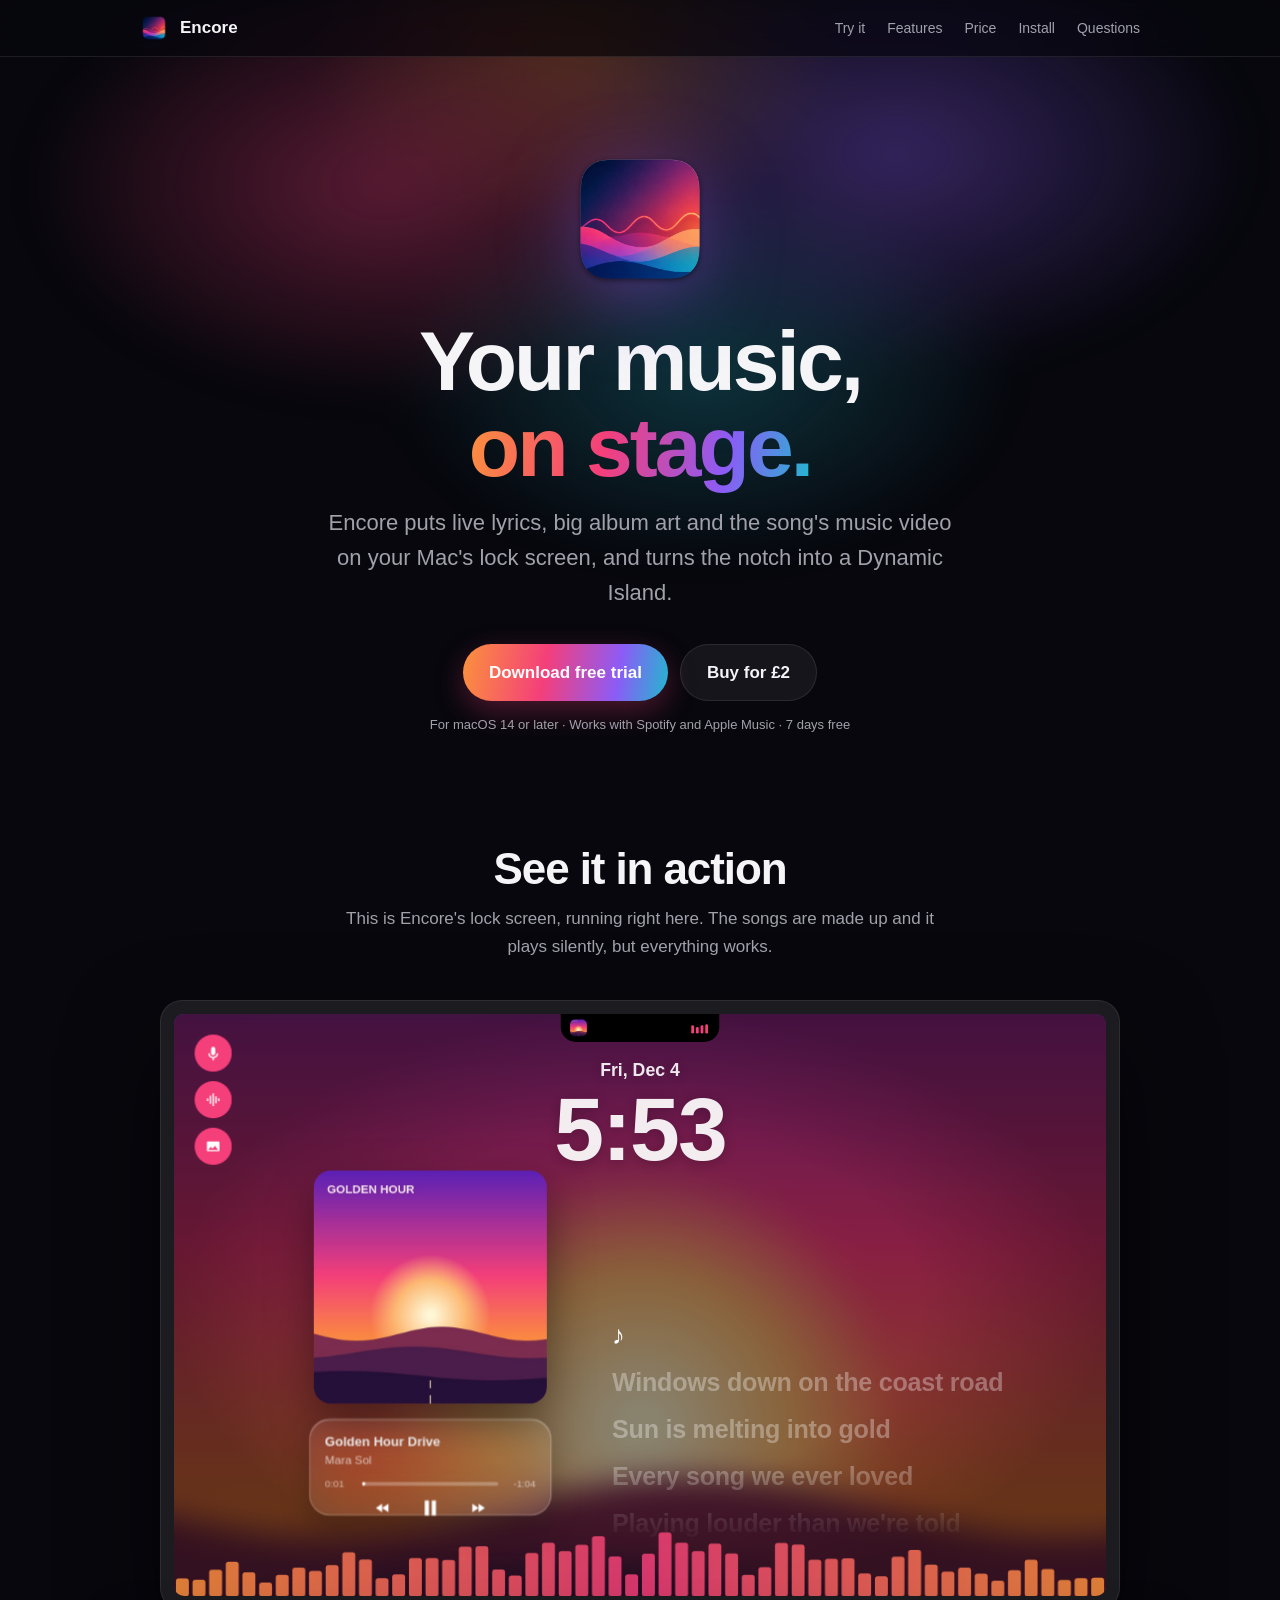
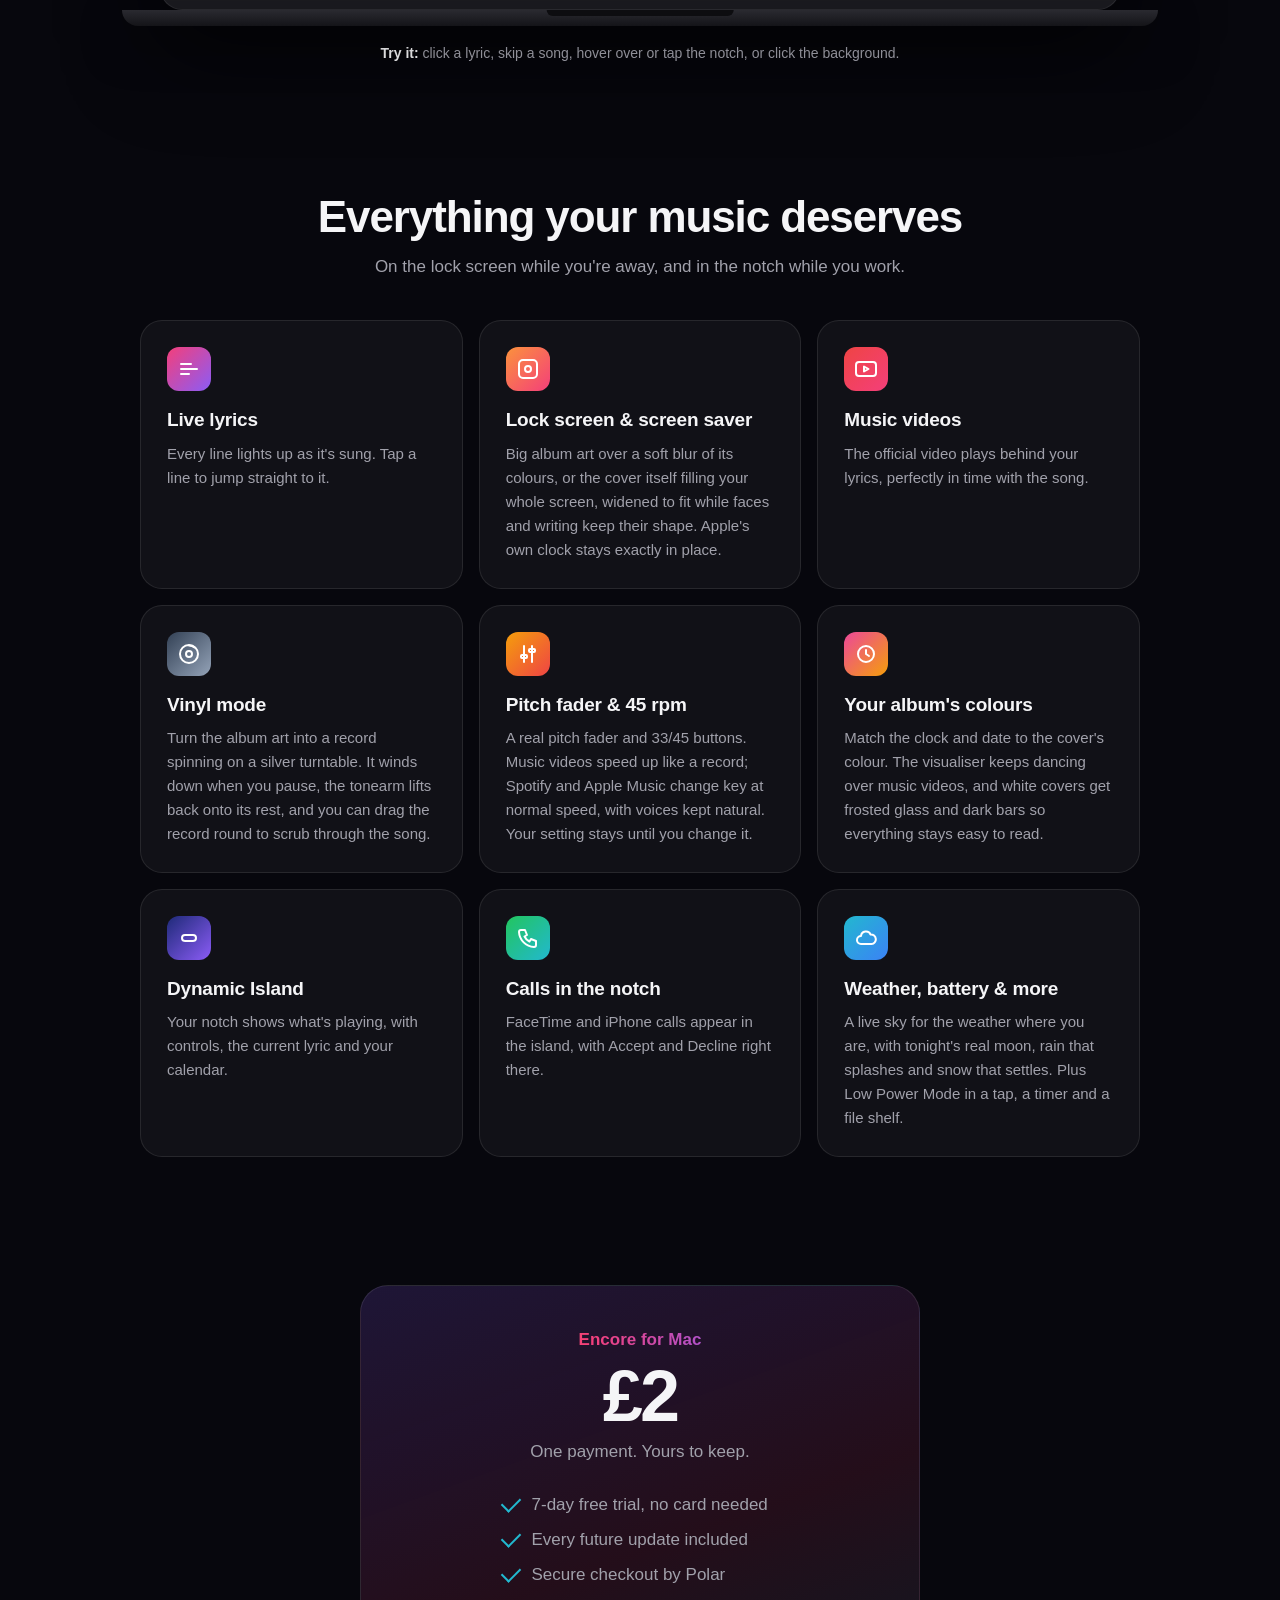
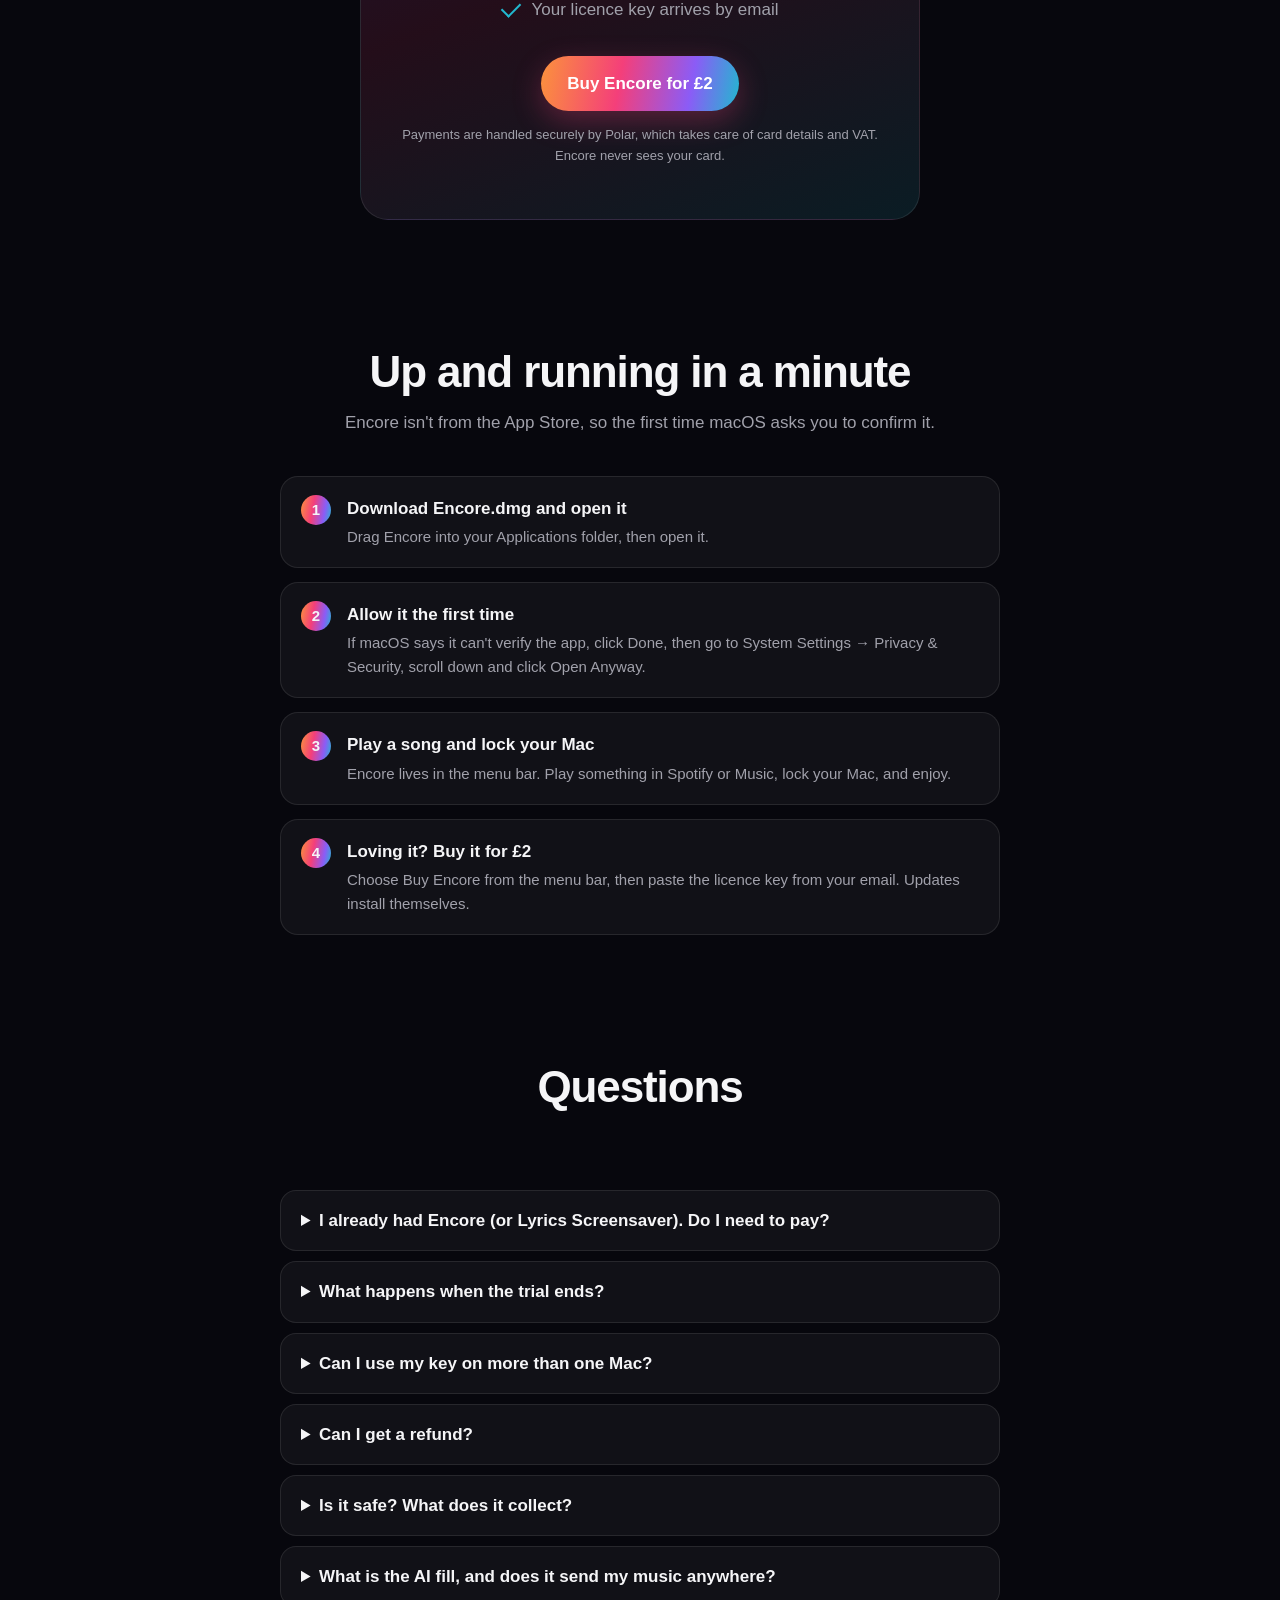
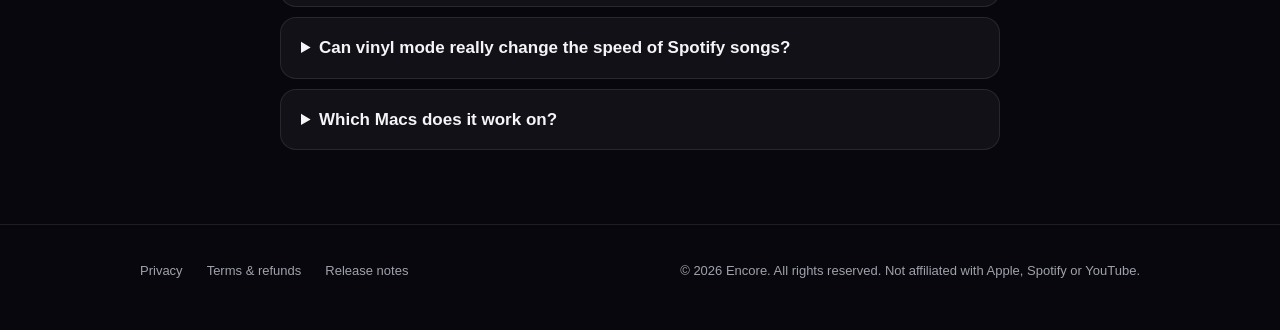
<file: index.html>
<!doctype html>
<html lang="en">
<head>
<meta charset="utf-8">
<meta name="viewport" content="width=device-width, initial-scale=1">
<title>Encore for Mac</title>
<meta name="description" content="Encore puts live lyrics, big album art and your music video on your Mac's lock screen, and turns the notch into a Dynamic Island.">
<link rel="icon" type="image/png" href="favicon.png">
<meta property="og:title" content="Encore for Mac">
<meta property="og:description" content="Live lyrics on your lock screen, and a Dynamic Island in your notch.">
<meta property="og:image" content="https://zhuss-08.github.io/encore/icon.png">
<style>
  :root {
    --bg: #07070d;
    --card: rgba(255,255,255,0.045);
    --line: rgba(255,255,255,0.09);
    --text: #f5f5f7;
    --muted: #a1a1ab;
    --navy: #1e2a78; --violet: #8b5cf6; --pink: #f43f7a; --orange: #fb923c; --teal: #22b8cf;
    --sunset: linear-gradient(100deg, #fb923c, #f43f7a 40%, #8b5cf6 75%, #22b8cf);
  }
  * { box-sizing: border-box; }
  html { scroll-behavior: smooth; }
  body {
    margin: 0; background: var(--bg); color: var(--text);
    font: 17px/1.6 -apple-system, BlinkMacSystemFont, "SF Pro Text", "Helvetica Neue", Arial, sans-serif;
    -webkit-font-smoothing: antialiased; overflow-x: hidden;
  }
  a { color: inherit; }
  .wrap { max-width: 1040px; margin: 0 auto; padding: 0 20px; }

  nav { position: sticky; top: 0; z-index: 10; backdrop-filter: saturate(180%) blur(20px); -webkit-backdrop-filter: saturate(180%) blur(20px);
        background: rgba(7,7,13,0.72); border-bottom: 1px solid var(--line); }
  nav .wrap { display: flex; align-items: center; gap: 12px; height: 56px; }
  nav img { width: 28px; height: 28px; }
  nav b { font-size: 17px; }
  nav .links { margin-left: auto; display: flex; gap: 22px; font-size: 14px; color: var(--muted); }
  nav .links a { text-decoration: none; }
  nav .links a:hover { color: var(--text); }

  .hero { position: relative; text-align: center; padding: 88px 0 72px; }
  .glow { position: absolute; inset: -120px 0 auto 0; height: 620px; z-index: -1; pointer-events: none;
          background:
            radial-gradient(40% 50% at 30% 40%, rgba(244,63,122,0.35), transparent 70%),
            radial-gradient(40% 50% at 70% 35%, rgba(139,92,246,0.35), transparent 70%),
            radial-gradient(35% 45% at 55% 70%, rgba(34,184,207,0.25), transparent 70%),
            radial-gradient(30% 40% at 45% 20%, rgba(251,146,60,0.25), transparent 70%);
          filter: blur(20px); }
  .hero img.icon { width: 148px; height: 148px; filter: drop-shadow(0 18px 40px rgba(139,92,246,0.45)); }
  h1 { font-size: clamp(44px, 8vw, 84px); line-height: 1.02; letter-spacing: -0.035em; margin: 18px 0 14px; font-weight: 700; }
  h1 span, .grad { background: var(--sunset); -webkit-background-clip: text; background-clip: text; color: transparent; }
  .lead { font-size: clamp(18px, 2.4vw, 22px); color: var(--muted); max-width: 640px; margin: 0 auto; }
  .ctas { display: flex; gap: 12px; justify-content: center; flex-wrap: wrap; margin-top: 34px; }
  .btn { display: inline-flex; align-items: center; gap: 8px; padding: 14px 26px; border-radius: 999px; font-weight: 600; font-size: 17px;
         text-decoration: none; border: 1px solid var(--line); transition: transform .15s ease, filter .15s ease; cursor: pointer; }
  .btn:hover { transform: translateY(-1px); filter: brightness(1.08); }
  .btn.primary { background: var(--sunset); border: 0; color: #fff; box-shadow: 0 10px 30px rgba(244,63,122,0.3); }
  .btn.ghost { background: rgba(255,255,255,0.06); }
  .btn.disabled { opacity: .55; pointer-events: none; }
  .small { font-size: 13px; color: var(--muted); margin-top: 14px; }

  section { padding: 64px 0; }
  h2 { font-size: clamp(30px, 4.5vw, 44px); letter-spacing: -0.025em; line-height: 1.1; margin: 0 0 12px; text-align: center; }
  .sub { text-align: center; color: var(--muted); max-width: 620px; margin: 0 auto 40px; }

  .grid { display: grid; grid-template-columns: repeat(auto-fit, minmax(min(100%, 300px), 1fr)); gap: 16px; }
  .card { background: var(--card); border: 1px solid var(--line); border-radius: 22px; padding: 26px; }
  .card h3 { margin: 14px 0 6px; font-size: 19px; letter-spacing: -0.01em; }
  .card p { margin: 0; color: var(--muted); font-size: 15px; }
  .badge { width: 44px; height: 44px; border-radius: 12px; display: grid; place-items: center; }
  .badge svg { width: 24px; height: 24px; stroke: #fff; fill: none; stroke-width: 2; stroke-linecap: round; stroke-linejoin: round; }

  .price { max-width: 560px; margin: 0 auto; text-align: center; padding: 40px 30px; border-radius: 28px; position: relative; overflow: hidden;
           background: linear-gradient(160deg, rgba(139,92,246,0.18), rgba(244,63,122,0.12) 50%, rgba(34,184,207,0.12)); border: 1px solid var(--line); }
  .price .amount { font-size: 72px; font-weight: 700; letter-spacing: -0.04em; line-height: 1; margin: 6px 0; }
  .price ul { list-style: none; padding: 0; margin: 22px auto 28px; text-align: left; display: inline-block; color: var(--muted); }
  .price li { padding: 4px 0 4px 30px; position: relative; }
  .price li::before { content: ""; position: absolute; left: 0; top: 10px; width: 16px; height: 9px; border-left: 2.5px solid var(--teal); border-bottom: 2.5px solid var(--teal); transform: rotate(-45deg); }

  .steps { counter-reset: s; display: grid; gap: 14px; max-width: 720px; margin: 0 auto; }
  .step { display: flex; gap: 16px; align-items: flex-start; background: var(--card); border: 1px solid var(--line); border-radius: 18px; padding: 18px 20px; }
  .step::before { counter-increment: s; content: counter(s); flex: none; width: 30px; height: 30px; border-radius: 50%; background: var(--sunset);
                  display: grid; place-items: center; font-weight: 700; font-size: 15px; }
  .step p { margin: 3px 0 0; color: var(--muted); font-size: 15px; }

  details { background: var(--card); border: 1px solid var(--line); border-radius: 16px; padding: 16px 20px; max-width: 720px; margin: 0 auto 10px; }
  summary { cursor: pointer; font-weight: 600; }
  details p { color: var(--muted); margin: 10px 0 0; font-size: 15px; }

  footer { border-top: 1px solid var(--line); padding: 36px 0 48px; color: var(--muted); font-size: 13px; }
  footer .wrap { display: flex; flex-wrap: wrap; gap: 10px 24px; align-items: center; }
  footer .wrap a { text-decoration: none; }
  footer .wrap a:hover { color: var(--text); }
  footer .copy { margin-left: auto; }
  @media (max-width: 640px) { nav .links { display: none; } footer .copy { margin-left: 0; width: 100%; } }
</style>
<link rel="stylesheet" href="demo.css">
</head>
<body>

<nav><div class="wrap">
  <img src="favicon.png" alt=""><b>Encore</b>
  <div class="links"><a href="#try">Try it</a><a href="#features">Features</a><a href="#price">Price</a><a href="#install">Install</a><a href="#faq">Questions</a></div>
</div></nav>

<header class="hero"><div class="glow"></div><div class="wrap">
  <img class="icon" src="icon.png" alt="Encore app icon">
  <h1>Your music,<br><span>on stage.</span></h1>
  <p class="lead">Encore puts live lyrics, big album art and the song's music video on your Mac's lock screen, and turns the notch into a Dynamic Island.</p>
  <div class="ctas">
    <a class="btn primary" href="https://github.com/Zhuss-08/encore/releases/latest/download/Encore.dmg">Download free trial</a>
    <a class="btn ghost buy" href="#price">Buy for £2</a>
  </div>
  <p class="small">For macOS 14 or later · Works with Spotify and Apple Music · 7 days free</p>
</div></header>

<section id="try"><div class="wrap">
  <h2>See it in action</h2>
  <p class="sub">This is Encore's lock screen, running right here. The songs are made up and it plays silently, but everything works.</p>
  <div id="demo"></div>
</div></section>

<section id="features"><div class="wrap">
  <h2>Everything your music deserves</h2>
  <p class="sub">On the lock screen while you're away, and in the notch while you work.</p>
  <div class="grid">
    <div class="card"><div class="badge" style="background:linear-gradient(135deg,#f43f7a,#8b5cf6)"><svg viewBox="0 0 24 24"><path d="M4 7h10M4 12h16M4 17h8"/></svg></div>
      <h3>Live lyrics</h3><p>Every line lights up as it's sung. Tap a line to jump straight to it.</p></div>
    <div class="card"><div class="badge" style="background:linear-gradient(135deg,#fb923c,#f43f7a)"><svg viewBox="0 0 24 24"><rect x="3" y="3" width="18" height="18" rx="4"/><circle cx="12" cy="12" r="3"/></svg></div>
      <h3>Lock screen &amp; screen saver</h3><p>Big album art over a soft blur of its colours, or the cover itself filling your whole screen, widened to fit while faces and writing keep their shape. Apple's own clock stays exactly in place.</p></div>
    <div class="card"><div class="badge" style="background:linear-gradient(135deg,#ef4444,#f43f7a)"><svg viewBox="0 0 24 24"><rect x="2" y="5" width="20" height="14" rx="3"/><path d="M10 9.5v5l4.5-2.5z"/></svg></div>
      <h3>Music videos</h3><p>The official video plays behind your lyrics, perfectly in time with the song.</p></div>
    <div class="card"><div class="badge" style="background:linear-gradient(135deg,#334155,#94a3b8)"><svg viewBox="0 0 24 24"><circle cx="12" cy="12" r="9"/><circle cx="12" cy="12" r="3"/><path d="M12 3.5a8.5 8.5 0 015.5 2"/></svg></div>
      <h3>Vinyl mode</h3><p>Turn the album art into a record spinning on a silver turntable. It winds down when you pause, the tonearm lifts back onto its rest, and you can drag the record round to scrub through the song.</p></div>
    <div class="card"><div class="badge" style="background:linear-gradient(135deg,#f59e0b,#ef4444)"><svg viewBox="0 0 24 24"><path d="M8 4v16M16 4v16"/><rect x="5" y="13" width="6" height="3" rx="1"/><rect x="13" y="7" width="6" height="3" rx="1"/></svg></div>
      <h3>Pitch fader &amp; 45 rpm</h3><p>A real pitch fader and 33/45 buttons. Music videos speed up like a record; Spotify and Apple Music change key at normal speed, with voices kept natural. Your setting stays until you change it.</p></div>
    <div class="card"><div class="badge" style="background:linear-gradient(135deg,#ec4899,#f59e0b)"><svg viewBox="0 0 24 24"><circle cx="12" cy="12" r="8"/><path d="M12 8v4l3 2"/></svg></div>
      <h3>Your album's colours</h3><p>Match the clock and date to the cover's colour. The visualiser keeps dancing over music videos, and white covers get frosted glass and dark bars so everything stays easy to read.</p></div>
    <div class="card"><div class="badge" style="background:linear-gradient(135deg,#1e2a78,#8b5cf6)"><svg viewBox="0 0 24 24"><rect x="5" y="9" width="14" height="6" rx="3"/></svg></div>
      <h3>Dynamic Island</h3><p>Your notch shows what's playing, with controls, the current lyric and your calendar.</p></div>
    <div class="card"><div class="badge" style="background:linear-gradient(135deg,#22c55e,#22b8cf)"><svg viewBox="0 0 24 24"><path d="M5 4h4l2 5-2.5 1.5a11 11 0 005 5L15 13l5 2v4a2 2 0 01-2 2A16 16 0 013 6a2 2 0 012-2"/></svg></div>
      <h3>Calls in the notch</h3><p>FaceTime and iPhone calls appear in the island, with Accept and Decline right there.</p></div>
    <div class="card"><div class="badge" style="background:linear-gradient(135deg,#22b8cf,#3b82f6)"><svg viewBox="0 0 24 24"><path d="M7 18a4 4 0 010-8 5 5 0 019.6-1.5A3.5 3.5 0 1117.5 18z"/></svg></div>
      <h3>Weather, battery &amp; more</h3><p>A live sky for the weather where you are, with tonight's real moon, rain that splashes and snow that settles. Plus Low Power Mode in a tap, a timer and a file shelf.</p></div>
  </div>
</div></section>

<section id="price"><div class="wrap">
  <div class="price">
    <div class="grad" style="font-weight:600">Encore for Mac</div>
    <div class="amount">£2</div>
    <div style="color:var(--muted)">One payment. Yours to keep.</div>
    <ul>
      <li>7-day free trial, no card needed</li>
      <li>Every future update included</li>
      <li>Secure checkout by Polar</li>
      <li>Your licence key arrives by email</li>
    </ul><br>
    <a class="btn primary buy" id="buy" href="#">Buy Encore for £2</a>
    <p class="small" id="buy-note">Payments are handled securely by Polar, which takes care of card details and VAT. Encore never sees your card.</p>
  </div>
</div></section>

<section id="install"><div class="wrap">
  <h2>Up and running in a minute</h2>
  <p class="sub">Encore isn't from the App Store, so the first time macOS asks you to confirm it.</p>
  <div class="steps">
    <div class="step"><div><b>Download Encore.dmg and open it</b><p>Drag Encore into your Applications folder, then open it.</p></div></div>
    <div class="step"><div><b>Allow it the first time</b><p>If macOS says it can't verify the app, click Done, then go to System Settings → Privacy &amp; Security, scroll down and click Open Anyway.</p></div></div>
    <div class="step"><div><b>Play a song and lock your Mac</b><p>Encore lives in the menu bar. Play something in Spotify or Music, lock your Mac, and enjoy.</p></div></div>
    <div class="step"><div><b>Loving it? Buy it for £2</b><p>Choose Buy Encore from the menu bar, then paste the licence key from your email. Updates install themselves.</p></div></div>
  </div>
</div></section>

<section id="faq"><div class="wrap">
  <h2>Questions</h2>
  <p class="sub">&nbsp;</p>
  <details><summary>I already had Encore (or Lyrics Screensaver). Do I need to pay?</summary>
    <p>No. If you had it before it became paid, it stays free on that Mac, with updates. Thank you for being an early user!</p></details>
  <details><summary>What happens when the trial ends?</summary>
    <p>Encore asks you to buy it and pauses until you do. Your settings are kept, so everything is just as you left it once you enter your key.</p></details>
  <details><summary>Can I use my key on more than one Mac?</summary>
    <p>Yes, on your own Macs. If you replace a Mac, remove the licence in Encore's Settings → Licence to free up its place.</p></details>
  <details><summary>Can I get a refund?</summary>
    <p>Yes. If Encore doesn't work for you, ask within 14 days of buying for a full refund, using the link in your Polar receipt email.</p></details>
  <details><summary>Is it safe? What does it collect?</summary>
    <p>There are no accounts, ads or tracking. Encore only goes online for lyrics, album art, the weather (using your location rounded to about 1 km), music videos from YouTube if you turn them on, anonymous video timings, the optional AI fill download, updates, and checking your licence key. See the <a href="privacy.html">privacy policy</a>.</p></details>
  <details><summary>What is the AI fill, and does it send my music anywhere?</summary>
    <p>It's optional. Some covers can't simply be widened, like a face filling the whole cover, so Encore can use a small AI model to paint in the sides. It's a one-time download of about 187 MB, and it runs entirely on your Mac: nothing is uploaded. Without it, those covers are shown zoomed instead.</p></details>
  <details><summary>Can vinyl mode really change the speed of Spotify songs?</summary>
    <p>Spotify and Apple Music don't let other apps change their speed, so for them the pitch fader changes the key while the song plays at its normal speed, done on your Mac with the open-source <a href="https://github.com/Signalsmith-Audio/signalsmith-stretch">Signalsmith Stretch</a> engine. Music videos, which Encore plays itself, speed up and slow down just like a record. Encore plays its own pitched copy a fraction of a second behind, and the lyrics wait to match.</p></details>
  <details><summary>Which Macs does it work on?</summary>
    <p>Any Mac with macOS 14 or later, Apple silicon or Intel. The Dynamic Island looks best on a MacBook with a notch.</p></details>
</div></section>

<footer><div class="wrap">
  <a href="privacy.html">Privacy</a>
  <a href="terms.html">Terms &amp; refunds</a>
  <a href="https://github.com/Zhuss-08/encore/releases">Release notes</a>
  <span class="copy">© 2026 Encore. All rights reserved. Not affiliated with Apple, Spotify or YouTube.</span>
</div></footer>

<script>
  // The Polar checkout link goes here once the shop exists.
  const BUY_URL = "https://buy.polar.sh/polar_cl_Ln52hjCXKsMi0YeWfWTkePezjiAgkzTbNqpas0uUjSi";
  document.querySelectorAll("a.buy").forEach(a => {
    if (BUY_URL) { a.href = BUY_URL; }
    else if (a.id === "buy") {
      a.classList.add("disabled");
      a.textContent = "Buying opens soon";
      document.getElementById("buy-note").textContent = "You can download the free trial now. Buying opens very soon.";
    }
  });
</script>
<script src="demo.js"></script>
</body>
</html>
</file>
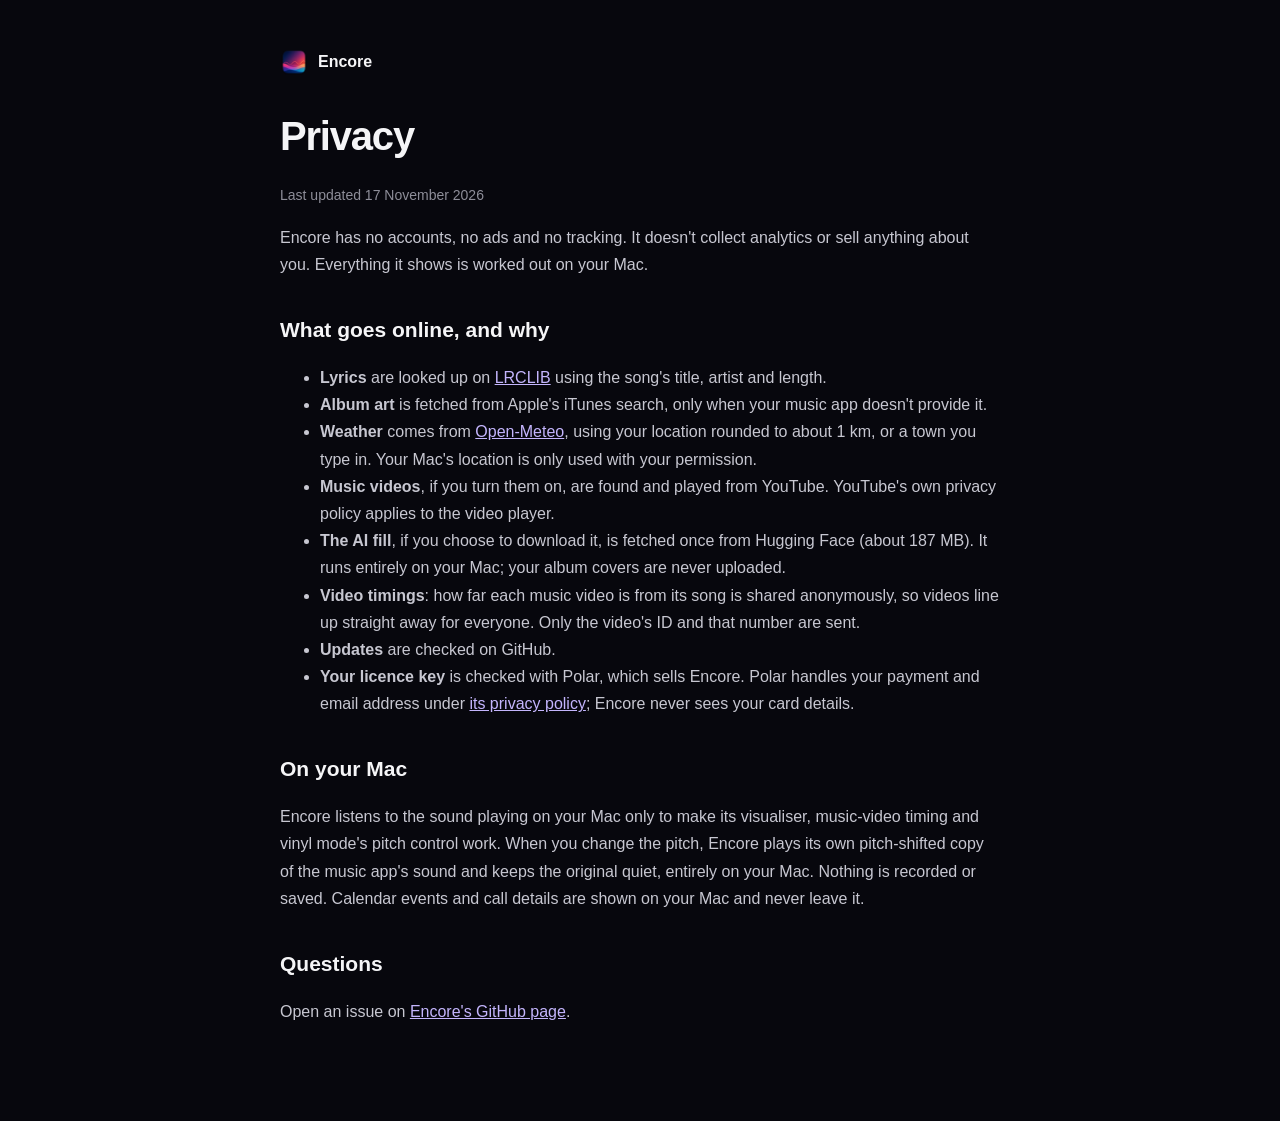
<file: privacy.html>
<!doctype html>
<html lang="en">
<head>
<meta charset="utf-8">
<meta name="viewport" content="width=device-width, initial-scale=1">
<title>Privacy · Encore</title>
<link rel="icon" type="image/png" href="favicon.png">
<style>
  body { margin: 0; background: #07070d; color: #f5f5f7; font: 16px/1.7 -apple-system, BlinkMacSystemFont, "Helvetica Neue", Arial, sans-serif; -webkit-font-smoothing: antialiased; }
  main { max-width: 720px; margin: 0 auto; padding: 48px 20px 80px; }
  a { color: #c4b5fd; }
  h1 { font-size: 40px; letter-spacing: -0.03em; margin: 18px 0 6px; }
  h2 { font-size: 21px; margin: 34px 0 6px; }
  p, li { color: #c7c7d1; }
  .back { display: inline-flex; align-items: center; gap: 10px; text-decoration: none; color: #f5f5f7; font-weight: 600; }
  .back img { width: 28px; height: 28px; }
  .date { color: #8e8e99; font-size: 14px; }
</style>
</head>
<body><main>
<a class="back" href="./"><img src="favicon.png" alt="">Encore</a>
<h1>Privacy</h1>
<p class="date">Last updated 17 November 2026</p>

<p>Encore has no accounts, no ads and no tracking. It doesn't collect analytics or sell anything about you. Everything it shows is worked out on your Mac.</p>
<h2>What goes online, and why</h2>
<ul>
<li><b>Lyrics</b> are looked up on <a href="https://lrclib.net">LRCLIB</a> using the song's title, artist and length.</li>
<li><b>Album art</b> is fetched from Apple's iTunes search, only when your music app doesn't provide it.</li>
<li><b>Weather</b> comes from <a href="https://open-meteo.com">Open-Meteo</a>, using your location rounded to about 1 km, or a town you type in. Your Mac's location is only used with your permission.</li>
<li><b>Music videos</b>, if you turn them on, are found and played from YouTube. YouTube's own privacy policy applies to the video player.</li>
<li><b>The AI fill</b>, if you choose to download it, is fetched once from Hugging Face (about 187 MB). It runs entirely on your Mac; your album covers are never uploaded.</li>
<li><b>Video timings</b>: how far each music video is from its song is shared anonymously, so videos line up straight away for everyone. Only the video's ID and that number are sent.</li>
<li><b>Updates</b> are checked on GitHub.</li>
<li><b>Your licence key</b> is checked with Polar, which sells Encore. Polar handles your payment and email address under <a href="https://polar.sh/legal/privacy">its privacy policy</a>; Encore never sees your card details.</li>
</ul>
<h2>On your Mac</h2>
<p>Encore listens to the sound playing on your Mac only to make its visualiser, music-video timing and vinyl mode's pitch control work. When you change the pitch, Encore plays its own pitch-shifted copy of the music app's sound and keeps the original quiet, entirely on your Mac. Nothing is recorded or saved. Calendar events and call details are shown on your Mac and never leave it.</p>
<h2>Questions</h2>
<p>Open an issue on <a href="https://github.com/Zhuss-08/encore">Encore's GitHub page</a>.</p>

</main></body></html>
</file>
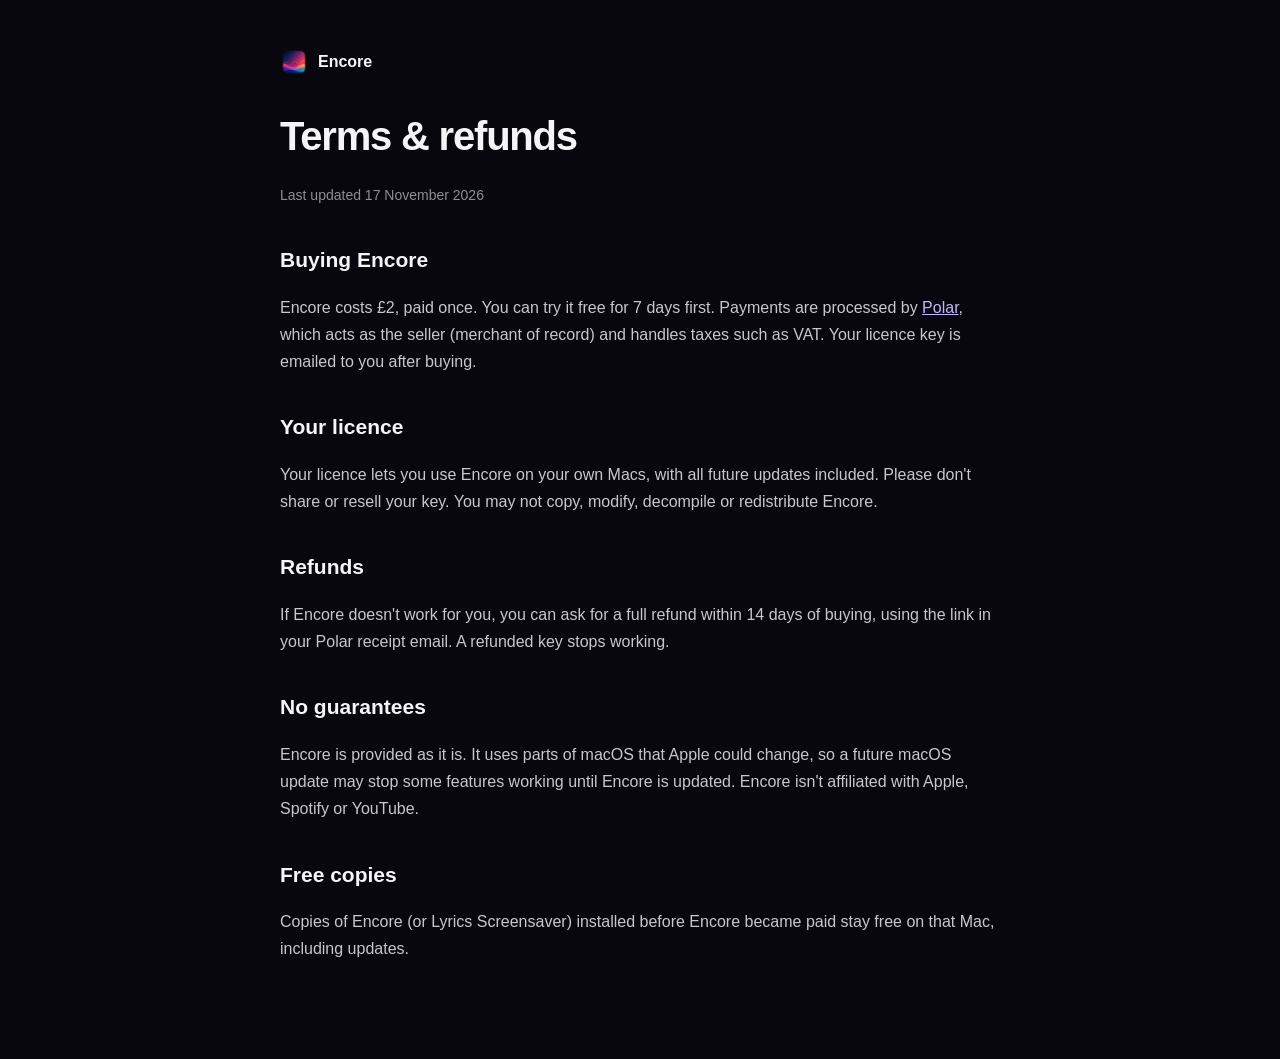
<file: terms.html>
<!doctype html>
<html lang="en">
<head>
<meta charset="utf-8">
<meta name="viewport" content="width=device-width, initial-scale=1">
<title>Terms & refunds · Encore</title>
<link rel="icon" type="image/png" href="favicon.png">
<style>
  body { margin: 0; background: #07070d; color: #f5f5f7; font: 16px/1.7 -apple-system, BlinkMacSystemFont, "Helvetica Neue", Arial, sans-serif; -webkit-font-smoothing: antialiased; }
  main { max-width: 720px; margin: 0 auto; padding: 48px 20px 80px; }
  a { color: #c4b5fd; }
  h1 { font-size: 40px; letter-spacing: -0.03em; margin: 18px 0 6px; }
  h2 { font-size: 21px; margin: 34px 0 6px; }
  p, li { color: #c7c7d1; }
  .back { display: inline-flex; align-items: center; gap: 10px; text-decoration: none; color: #f5f5f7; font-weight: 600; }
  .back img { width: 28px; height: 28px; }
  .date { color: #8e8e99; font-size: 14px; }
</style>
</head>
<body><main>
<a class="back" href="./"><img src="favicon.png" alt="">Encore</a>
<h1>Terms & refunds</h1>
<p class="date">Last updated 17 November 2026</p>

<h2>Buying Encore</h2>
<p>Encore costs £2, paid once. You can try it free for 7 days first. Payments are processed by <a href="https://polar.sh">Polar</a>, which acts as the seller (merchant of record) and handles taxes such as VAT. Your licence key is emailed to you after buying.</p>
<h2>Your licence</h2>
<p>Your licence lets you use Encore on your own Macs, with all future updates included. Please don't share or resell your key. You may not copy, modify, decompile or redistribute Encore.</p>
<h2>Refunds</h2>
<p>If Encore doesn't work for you, you can ask for a full refund within 14 days of buying, using the link in your Polar receipt email. A refunded key stops working.</p>
<h2>No guarantees</h2>
<p>Encore is provided as it is. It uses parts of macOS that Apple could change, so a future macOS update may stop some features working until Encore is updated. Encore isn't affiliated with Apple, Spotify or YouTube.</p>
<h2>Free copies</h2>
<p>Copies of Encore (or Lyrics Screensaver) installed before Encore became paid stay free on that Mac, including updates.</p>

</main></body></html>
</file>
<file: demo.css>
/* The live Encore demo: a small Mac screen running Encore's lock screen. */
#try { padding-top: 24px; }
.demo-hint { text-align: center; color: var(--muted); font-size: 14px; margin: 16px 0 0; }
.demo-hint b { color: var(--text); font-weight: 600; }

.mac { max-width: 960px; margin: 0 auto; }
.mac-lid { background: #1b1b20; border-radius: 22px; padding: 14px; box-shadow: 0 40px 90px rgba(0,0,0,0.55), inset 0 0 0 1px rgba(255,255,255,0.08); }
.mac-base { height: 16px; margin: 0 -4%; background: linear-gradient(#2a2a30, #141418); border-radius: 0 0 18px 18px; box-shadow: 0 18px 40px rgba(0,0,0,0.5); position: relative; }
.mac-base::after { content: ""; position: absolute; left: 50%; top: 0; width: 18%; height: 6px; transform: translateX(-50%); background: #0d0d10; border-radius: 0 0 8px 8px; }
.viewport { position: relative; overflow: hidden; border-radius: 10px; background: #000; }

/* The screen is laid out at 1000×625 and scaled to fit. */
.scr { position: absolute; left: 0; top: 0; width: 1000px; height: 625px; transform-origin: 0 0; overflow: hidden; color: #fff;
       font-family: -apple-system, BlinkMacSystemFont, "SF Pro Text", "Helvetica Neue", Arial, sans-serif; user-select: none; -webkit-user-select: none; }
.scr * { box-sizing: border-box; }
.layer { position: absolute; inset: 0; transition: opacity .9s ease; }
.wallpaper { background: radial-gradient(70% 90% at 20% 10%, #3b4cca, transparent 60%), radial-gradient(80% 80% at 90% 90%, #c2417a, transparent 60%), linear-gradient(160deg, #1b2459, #431c5a 55%, #0f1235); }
.artbg { background-size: cover; background-position: center; filter: blur(16px) saturate(1.1) brightness(0.92); transform: scale(1.08); }
.colours { }
.shade { background: radial-gradient(closest-side, transparent 60%, rgba(0,0,0,0.25)); pointer-events: none; }
.lyricshade { background: rgba(0,0,0,0.42); pointer-events: none; }
.catch { position: absolute; inset: 0; cursor: pointer; }

/* Clock */
.clock { position: absolute; top: 46px; left: 0; right: 0; text-align: center; pointer-events: none; text-shadow: 0 2px 14px rgba(0,0,0,0.25); }
.clock .date { font-size: 19px; font-weight: 600; opacity: .9; }
.clock .time { font-size: 96px; font-weight: 700; letter-spacing: -2px; line-height: 1; font-family: "SF Pro Rounded", -apple-system, sans-serif; opacity: .92; }

/* Notch and Dynamic Island */
.island { position: absolute; top: 0; left: 50%; width: 170px; height: 30px; transform: translateX(-50%); background: #000; border-radius: 0 0 16px 16px;
          transition: width .45s cubic-bezier(.3,1.3,.5,1), height .45s cubic-bezier(.3,1.3,.5,1), border-radius .45s; z-index: 5; cursor: pointer; overflow: hidden; }
.island.open { width: 440px; height: 128px; border-radius: 0 0 30px 30px; cursor: default; }
.island .mini { position: absolute; top: 6px; left: 10px; width: 18px; height: 18px; border-radius: 5px; background-size: cover; transition: opacity .2s; }
.island .minibars { position: absolute; top: 9px; right: 12px; display: flex; gap: 2px; align-items: flex-end; height: 12px; transition: opacity .2s; }
.island .minibars i { width: 3px; border-radius: 2px; background: currentColor; height: 4px; transition: height .12s; }
.island.open .mini, .island.open .minibars { opacity: 0; }
.island .full { position: absolute; inset: 34px 18px 12px; display: flex; gap: 14px; align-items: center; opacity: 0; transition: opacity .25s; pointer-events: none; }
.island.open .full { opacity: 1; transition-delay: .15s; pointer-events: auto; }
.island .full .art { width: 70px; height: 70px; border-radius: 14px; background-size: cover; flex: none; }
.island .full .info { flex: 1; min-width: 0; }
.island .full .t { font-weight: 600; font-size: 15px; white-space: nowrap; overflow: hidden; text-overflow: ellipsis; }
.island .full .a { font-size: 13px; opacity: .6; }
.island .full .l { font-size: 13px; margin-top: 4px; opacity: .9; white-space: nowrap; overflow: hidden; text-overflow: ellipsis; }
.island .full .ctl { display: flex; gap: 6px; }

/* Side buttons */
.side { position: absolute; left: 22px; top: 22px; display: flex; flex-direction: column; gap: 10px; z-index: 4; transition: opacity .4s; }
.side button { width: 40px; height: 40px; border-radius: 50%; border: 1px solid rgba(255,255,255,0.25); background: rgba(255,255,255,0.12);
               backdrop-filter: blur(14px); -webkit-backdrop-filter: blur(14px); color: #fff; display: grid; place-items: center; cursor: pointer; padding: 0; }
.side button.on { background: var(--accent, #f43f7a); border-color: transparent; }
.side button svg, .ctl svg { width: 18px; height: 18px; fill: currentColor; }

/* Album art and the glass controls */
.art { position: absolute; border-radius: 16px; background-size: cover; background-position: center; box-shadow: 0 20px 50px rgba(0,0,0,0.45);
       transition: all .7s cubic-bezier(.2,.9,.25,1); cursor: pointer; z-index: 4; }
.glass { position: absolute; border-radius: 22px; background: rgba(255,255,255,0.13); border: 1px solid rgba(255,255,255,0.28);
         backdrop-filter: blur(22px) saturate(160%); -webkit-backdrop-filter: blur(22px) saturate(160%);
         box-shadow: inset 0 1px 0 rgba(255,255,255,0.35), 0 12px 32px rgba(0,0,0,0.25); transition: all .7s cubic-bezier(.2,.9,.25,1); z-index: 3; padding: 12px 16px; }
.glass .row { display: flex; align-items: center; gap: 10px; }
.glass .t { font-weight: 600; font-size: 14px; white-space: nowrap; overflow: hidden; text-overflow: ellipsis; }
.glass .a { font-size: 12.5px; opacity: .7; white-space: nowrap; overflow: hidden; text-overflow: ellipsis; }
.bar { position: relative; flex: 1; height: 16px; cursor: pointer; }
.bar::before, .bar .fill { content: ""; position: absolute; left: 0; top: 6px; height: 4px; border-radius: 2px; }
.bar::before { right: 0; background: rgba(255,255,255,0.28); }
.bar .fill { background: #fff; }
.times { font-size: 10.5px; opacity: .65; font-variant-numeric: tabular-nums; width: 30px; }
.ctl { display: flex; justify-content: center; align-items: center; gap: 22px; }
.ctl button { background: none; border: 0; color: #fff; cursor: pointer; padding: 4px; display: grid; place-items: center; border-radius: 50%; }
.ctl button:hover { background: rgba(255,255,255,0.12); }
.ctl .pp svg { width: 24px; height: 24px; }

/* Lyrics */
.lyrics { position: absolute; left: 470px; top: 150px; width: 470px; height: 420px; overflow: hidden; z-index: 3; transition: opacity .6s;
          mask-image: linear-gradient(transparent, #000 18%, #000 78%, transparent); -webkit-mask-image: linear-gradient(transparent, #000 18%, #000 78%, transparent); }
.lyrics .track { transition: transform .6s cubic-bezier(.2,.9,.25,1); }
.lyrics p { margin: 0; padding: 9px 0; font-size: 27px; font-weight: 700; line-height: 1.2; letter-spacing: -.3px; opacity: .32; cursor: pointer;
            transition: opacity .35s, transform .35s; transform-origin: left center; }
.lyrics p:hover { opacity: .6; }
.lyrics p.now { opacity: 1; transform: scale(1.04); }

/* Visualiser */
.viz { position: absolute; left: 0; right: 0; bottom: 0; width: 1000px; height: 120px; z-index: 2; pointer-events: none; transition: opacity .5s; }

@media (max-width: 640px) {
  .mac-lid { padding: 7px; border-radius: 14px; }
  .mac-base { height: 10px; }
}
</file>
